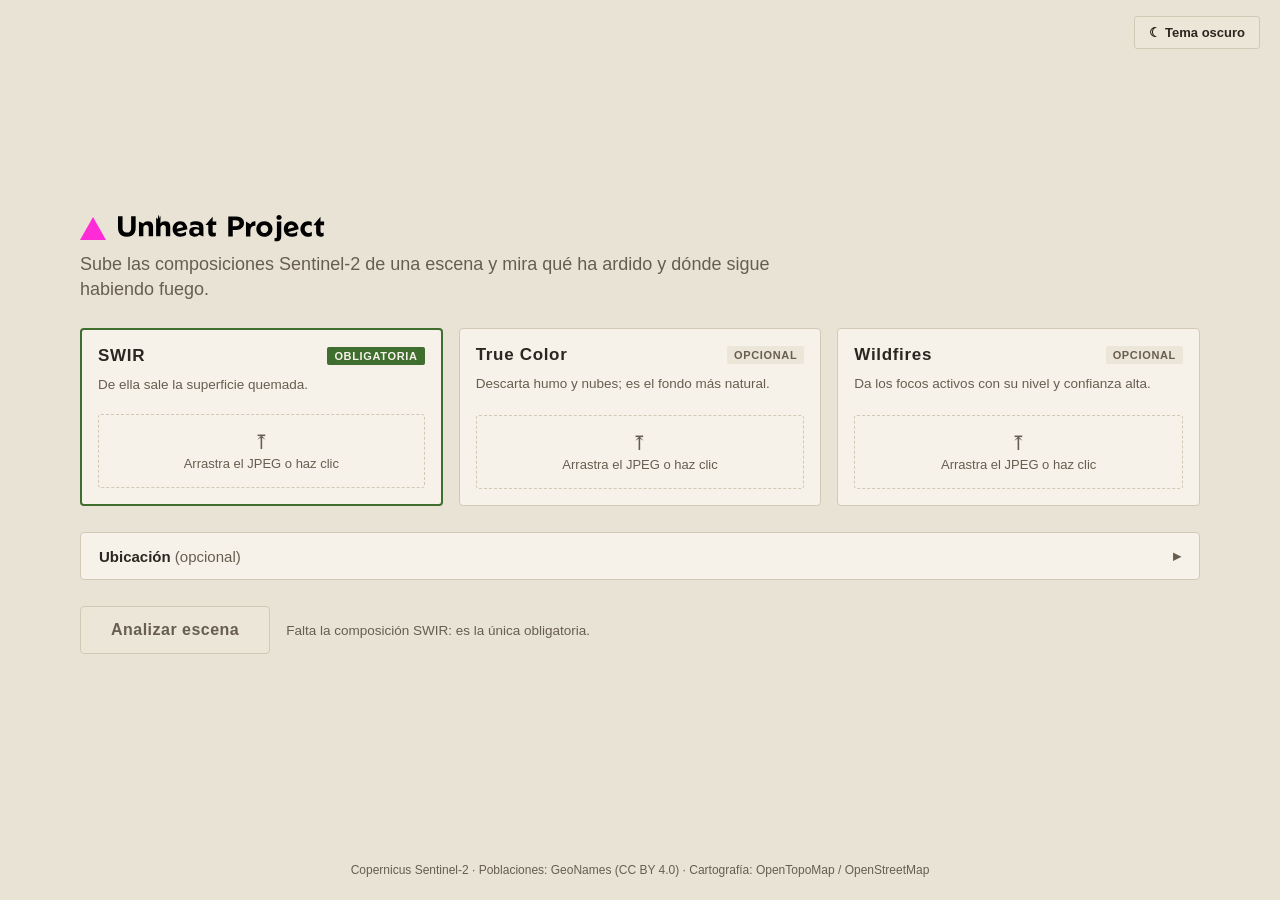
<file: web/index.html>
<!doctype html>
<html lang="es" data-theme="dark">
  <head>
    <meta charset="utf-8" />
    <meta name="viewport" content="width=device-width, initial-scale=1" />
    <title>Unheat Project</title>
    <script>
      // Antes de pintar nada, para no dar un fogonazo del tema equivocado: el tema guardado
      // o, en la primera visita, el del sistema. theme.js lo cambia y lo recuerda.
      (function () {
        var theme = null;
        try {
          theme = localStorage.getItem("uh-theme");
        } catch (e) {}
        if (theme !== "light" && theme !== "dark") {
          theme = matchMedia("(prefers-color-scheme: light)").matches ? "light" : "dark";
        }
        document.documentElement.setAttribute("data-theme", theme);
      })();
    </script>
    <link rel="stylesheet" href="vendor/leaflet/leaflet.css" />
    <link rel="stylesheet" href="css/app.css" />
  </head>
  <body>
    <div id="app">
      <!-- ===== Nueva escena ===== -->
      <main id="screen-new" class="new">
        <div class="new__theme">
          <button type="button" class="btn" data-theme-toggle aria-label="Cambiar tema"></button>
        </div>
        <div class="new__col">
          <header>
            <div class="brand"><span class="brand__mark"></span><span class="brand__name" role="img" aria-label="Unheat Project"></span></div>
            <p class="new__tagline">
              Sube las composiciones Sentinel‑2 de una escena y mira qué ha ardido y dónde sigue habiendo fuego.
            </p>
          </header>

          <form id="scene-form" class="new__form" novalidate>
            <section class="cards" aria-label="Composiciones">
              <div class="card-wrap" data-composite="swir">
                <div class="card card--req" role="button" tabindex="0" aria-describedby="card-swir-desc card-swir-error">
                  <div class="card__head"><span class="card__title">SWIR</span><span class="tag tag--req">Obligatoria</span></div>
                  <div id="card-swir-desc" class="card__desc">De ella sale la superficie quemada.</div>
                  <div class="card__drop"><span class="card__icon" aria-hidden="true">⤒</span><span>Arrastra el JPEG o haz clic</span></div>
                  <div class="card__file" hidden>
                    <img class="card__thumb" alt="" />
                    <div class="card__meta"><span class="card__name"></span><span class="card__size muted"></span></div>
                    <button type="button" class="btn btn--ghost card__remove">Quitar</button>
                  </div>
                </div>
                <input class="card__input" type="file" accept="image/*,.tif,.tiff" tabindex="-1" aria-hidden="true" hidden />
                <div id="card-swir-error" class="field-error" hidden><b aria-hidden="true">✕</b><span></span></div>
              </div>
              <div class="card-wrap" data-composite="true_color">
                <div class="card" role="button" tabindex="0" aria-describedby="card-true_color-desc card-true_color-error">
                  <div class="card__head"><span class="card__title">True Color</span><span class="tag">Opcional</span></div>
                  <div id="card-true_color-desc" class="card__desc">Descarta humo y nubes; es el fondo más natural.</div>
                  <div class="card__drop"><span class="card__icon" aria-hidden="true">⤒</span><span>Arrastra el JPEG o haz clic</span></div>
                  <div class="card__file" hidden>
                    <img class="card__thumb" alt="" />
                    <div class="card__meta"><span class="card__name"></span><span class="card__size muted"></span></div>
                    <button type="button" class="btn btn--ghost card__remove">Quitar</button>
                  </div>
                </div>
                <input class="card__input" type="file" accept="image/*,.tif,.tiff" tabindex="-1" aria-hidden="true" hidden />
                <div id="card-true_color-error" class="field-error" hidden><b aria-hidden="true">✕</b><span></span></div>
              </div>
              <div class="card-wrap" data-composite="wildfires">
                <div class="card" role="button" tabindex="0" aria-describedby="card-wildfires-desc card-wildfires-error">
                  <div class="card__head"><span class="card__title">Wildfires</span><span class="tag">Opcional</span></div>
                  <div id="card-wildfires-desc" class="card__desc">Da los focos activos con su nivel y confianza alta.</div>
                  <div class="card__drop"><span class="card__icon" aria-hidden="true">⤒</span><span>Arrastra el JPEG o haz clic</span></div>
                  <div class="card__file" hidden>
                    <img class="card__thumb" alt="" />
                    <div class="card__meta"><span class="card__name"></span><span class="card__size muted"></span></div>
                    <button type="button" class="btn btn--ghost card__remove">Quitar</button>
                  </div>
                </div>
                <input class="card__input" type="file" accept="image/*,.tif,.tiff" tabindex="-1" aria-hidden="true" hidden />
                <div id="card-wildfires-error" class="field-error" hidden><b aria-hidden="true">✕</b><span></span></div>
              </div>
            </section>

            <section class="loc">
              <button type="button" id="loc-toggle" class="loc__toggle" aria-expanded="false" aria-controls="loc-body">
                <span>Ubicación <span class="muted loc__opt">(opcional)</span></span><span class="muted" aria-hidden="true">▸</span>
              </button>
              <div id="loc-body" class="loc__body" hidden>
                <div class="tabs" role="tablist" aria-label="Cómo aportar la ubicación">
                  <button type="button" id="loc-tab-geotiff" class="tab" role="tab" aria-selected="true" aria-controls="loc-geotiff" data-loc-tab="geotiff">Archivo GeoTIFF</button>
                  <button type="button" id="loc-tab-coords" class="tab" role="tab" aria-selected="false" aria-controls="loc-coords" tabindex="-1" data-loc-tab="coords">Coordenadas</button>
                </div>
                <div id="loc-geotiff" class="loc__tif" role="tabpanel" aria-labelledby="loc-tab-geotiff">
                  <div class="loc__row">
                    <button type="button" id="geotiff-pick" class="btn">Elegir archivo .tif</button>
                    <span id="geotiff-name" class="mono muted loc__file">Ningún archivo seleccionado</span>
                    <button type="button" id="geotiff-remove" class="btn btn--ghost" hidden>Quitar</button>
                    <input id="field-geotiff" name="geotiff" type="file" accept=".tif,.tiff,image/tiff" tabindex="-1" aria-hidden="true" hidden />
                  </div>
                  <div class="muted">El GeoTIFF del Copernicus Browser trae las coordenadas de la escena: se leen solas.</div>
                </div>
                <div id="loc-coords" class="loc__coords" role="tabpanel" aria-labelledby="loc-tab-coords" hidden>
                  <div class="rose">
                    <div></div>
                    <label>Norte (°)<input id="field-north" name="north" type="text" inputmode="decimal" autocomplete="off" spellcheck="false" aria-describedby="coord-error" /></label>
                    <div></div>
                    <label>Oeste (°)<input id="field-west" name="west" type="text" inputmode="decimal" autocomplete="off" spellcheck="false" aria-describedby="coord-error" /></label>
                    <div class="rose__box">escena</div>
                    <label>Este (°)<input id="field-east" name="east" type="text" inputmode="decimal" autocomplete="off" spellcheck="false" aria-describedby="coord-error" /></label>
                    <div></div>
                    <label>Sur (°)<input id="field-south" name="south" type="text" inputmode="decimal" autocomplete="off" spellcheck="false" aria-describedby="coord-error" /></label>
                    <div></div>
                  </div>
                  <div class="loc__help">
                    <div>WGS84, en grados decimales. Los JPEG no traen coordenadas; sin ellas también se puede analizar y situar la escena en el mapa después.</div>
                    <div id="coord-error" class="field-error" hidden><b aria-hidden="true">✕</b><span></span></div>
                  </div>
                </div>
              </div>
            </section>

            <div class="new__go">
              <div id="error" class="server-error" role="alert" hidden><b aria-hidden="true">✕</b><span></span></div>
              <div class="go">
                <button type="submit" id="analyse-button" class="btn btn--primary" disabled>Analizar escena</button>
                <span id="analyse-hint" class="muted">Falta la composición SWIR: es la única obligatoria.</span>
              </div>
            </div>
          </form>
        </div>
        <footer class="new__foot">
          Copernicus Sentinel‑2 · Poblaciones: GeoNames (CC BY 4.0) · Cartografía: OpenTopoMap / OpenStreetMap
        </footer>
      </main>

      <!-- ===== Análisis en curso ===== -->
      <main id="screen-load" class="load" role="status" hidden>
        <div class="brand"><span class="brand__mark"></span><span class="brand__name" role="img" aria-label="Unheat Project"></span></div>
        <div class="load__box">
          <div class="load__title">
            <span id="progress-text"></span>
            <span id="progress-percent" class="mono"></span>
          </div>
          <div class="bar"><div id="progress-bar" class="bar__fill"></div></div>
          <div id="progress-note" class="muted" hidden>Puede tardar en imágenes grandes.</div>
        </div>
      </main>

      <!-- ===== Espacio de trabajo ===== -->
      <div id="screen-work" class="workspace" hidden>
        <header class="top">
          <div class="brand brand--sm"><span class="brand__mark"></span><span class="brand__name" role="img" aria-label="Unheat Project"></span></div>
          <div id="scene-chips" class="chips" aria-label="Escena"></div>
          <button type="button" class="btn" data-theme-toggle aria-label="Cambiar tema"></button>
          <button type="button" id="new-scene" class="btn btn--outline">Nueva escena</button>
        </header>

        <div class="work">
          <div class="map">
            <div id="map" role="application" aria-label="Escena con las capas del análisis"></div>

            <div id="map-empty" class="map__empty" role="status" hidden>Mapa limpio: no se ha detectado superficie quemada.</div>

            <section id="fit-panel" class="fit-panel" aria-labelledby="fit-title" hidden>
              <h2 id="fit-title">MODO ENCAJE</h2>
              <p>
                Arrastra el punto central para mover la imagen y las esquinas para cambiar su tamaño sin deformarla, hasta que ríos y carreteras coincidan con el mapa. El zoom amplía el relieve, pero mantiene el tamaño de la imagen.
              </p>
              <label for="fit-opacity">
                <span>Opacidad de la imagen SWIR <b id="fit-opacity-value" class="mono fit-panel__value">60 %</b></span>
                <input id="fit-opacity" type="range" min="10" max="100" value="60" />
              </label>
              <div class="fit-panel__btns">
                <button type="button" id="fit-done" class="btn btn--primary">Listo</button>
                <button type="button" id="fit-cancel" class="btn">Cancelar</button>
              </div>
            </section>

            <button type="button" id="layers-open" class="float-btn" aria-controls="layers-panel" hidden>≋ Fondo y capas</button>
            <section id="layers-panel" class="float" aria-labelledby="layers-title">
              <div class="float__head">
                <span id="layers-title">Fondo y capas</span>
                <button type="button" id="layers-close" class="float__close" aria-label="Cerrar Fondo y capas">✕</button>
              </div>
              <div class="float__body">
                <div>
                  <span id="background-label" class="float__label">Fondo</span>
                  <div id="background-controls" class="seg" role="radiogroup" aria-labelledby="background-label"></div>
                </div>
                <div>
                  <span class="float__label">Capas</span>
                  <div id="layer-controls"></div>
                </div>
              </div>
            </section>

            <p id="status" class="sr-only" aria-live="polite"></p>
          </div>

          <aside id="results" class="side" aria-label="Resultados">
            <div id="result-tabs" class="side__tabs" role="tablist" aria-label="Resultados">
              <button type="button" id="tab-summary" role="tab" aria-selected="true" aria-controls="panel-summary" data-tab="summary">Resumen <small></small></button>
              <button type="button" id="tab-zones" role="tab" aria-selected="false" aria-controls="panel-zones" tabindex="-1" data-tab="zones">Zonas <small></small></button>
              <button type="button" id="tab-settlements" role="tab" aria-selected="false" aria-controls="panel-settlements" tabindex="-1" data-tab="settlements">Poblaciones <small></small></button>
            </div>
            <div class="side__body">
              <div id="work-error" class="server-error" role="alert" hidden></div>
              <section id="panel-summary" role="tabpanel" aria-labelledby="tab-summary"></section>
              <section id="panel-zones" role="tabpanel" aria-labelledby="tab-zones" hidden></section>
              <section id="panel-settlements" role="tabpanel" aria-labelledby="tab-settlements" hidden></section>
            </div>
          </aside>
        </div>
      </div>
    </div>

    <script src="vendor/leaflet/leaflet.js"></script>
    <script type="module" src="js/main.js"></script>
  </body>
</html>
</file>
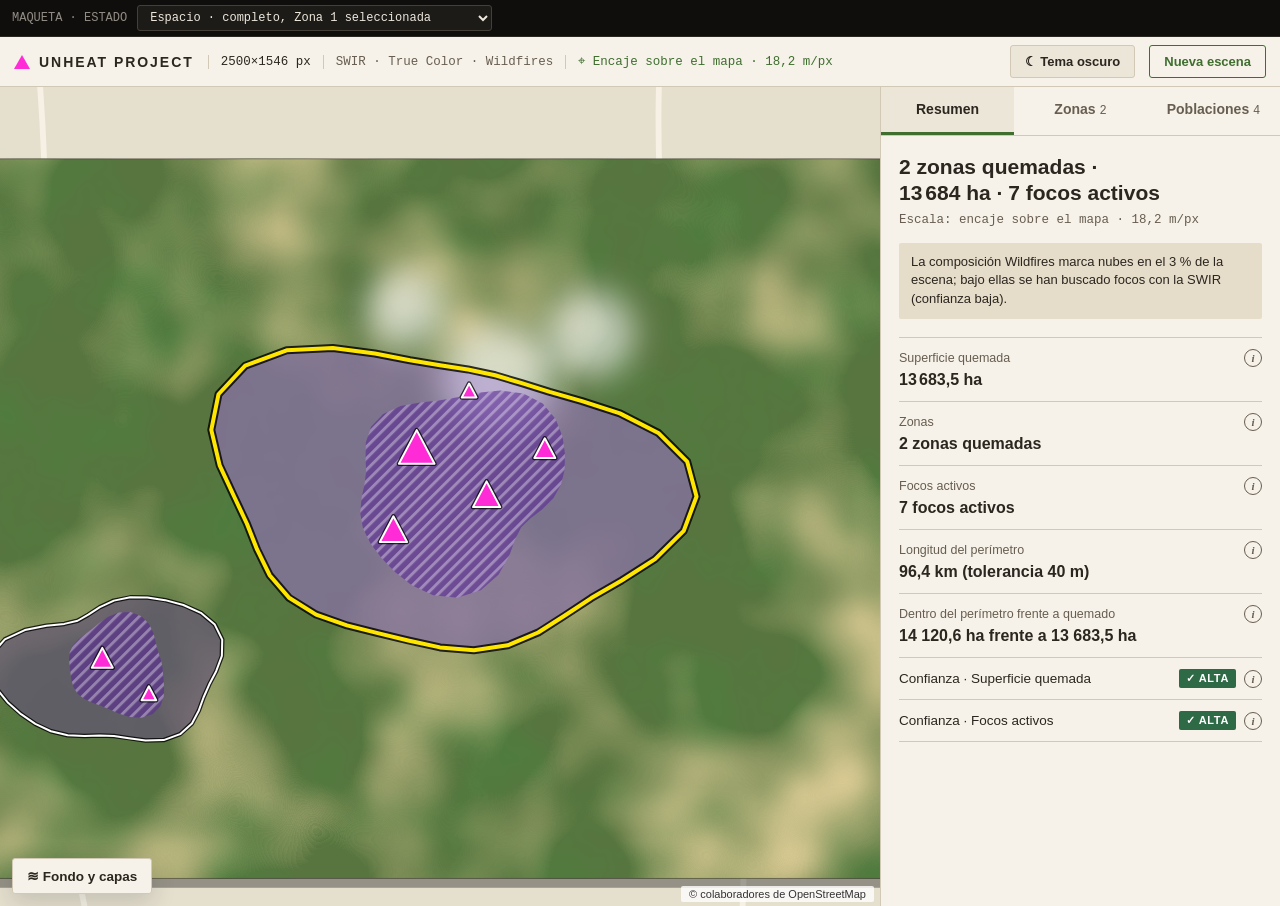
<file: docs/design/index.html>
<!DOCTYPE html>
<html lang="es" data-theme="dark">
<head>
<meta charset="utf-8">
<meta name="viewport" content="width=device-width, initial-scale=1">
<title>Unheat Project</title>
<link rel="stylesheet" href="styles.css">
</head>
<body>
<div class="demo-bar">
  <span>MAQUETA · ESTADO</span>
  <select id="mock" aria-label="Estado de la maqueta"></select>
</div>
<div id="app"></div>
<div id="tip" class="map-tip" hidden></div>
<script src="app.js"></script>
</body>
</html>
</file>
<file: web/vendor/leaflet/leaflet.css>
/* required styles */

.leaflet-pane,
.leaflet-tile,
.leaflet-marker-icon,
.leaflet-marker-shadow,
.leaflet-tile-container,
.leaflet-pane > svg,
.leaflet-pane > canvas,
.leaflet-zoom-box,
.leaflet-image-layer,
.leaflet-layer {
	position: absolute;
	left: 0;
	top: 0;
	}
.leaflet-container {
	overflow: hidden;
	}
.leaflet-tile,
.leaflet-marker-icon,
.leaflet-marker-shadow {
	-webkit-user-select: none;
	   -moz-user-select: none;
	        user-select: none;
	  -webkit-user-drag: none;
	}
/* Prevents IE11 from highlighting tiles in blue */
.leaflet-tile::selection {
	background: transparent;
}
/* Safari renders non-retina tile on retina better with this, but Chrome is worse */
.leaflet-safari .leaflet-tile {
	image-rendering: -webkit-optimize-contrast;
	}
/* hack that prevents hw layers "stretching" when loading new tiles */
.leaflet-safari .leaflet-tile-container {
	width: 1600px;
	height: 1600px;
	-webkit-transform-origin: 0 0;
	}
.leaflet-marker-icon,
.leaflet-marker-shadow {
	display: block;
	}
/* .leaflet-container svg: reset svg max-width decleration shipped in Joomla! (joomla.org) 3.x */
/* .leaflet-container img: map is broken in FF if you have max-width: 100% on tiles */
.leaflet-container .leaflet-overlay-pane svg {
	max-width: none !important;
	max-height: none !important;
	}
.leaflet-container .leaflet-marker-pane img,
.leaflet-container .leaflet-shadow-pane img,
.leaflet-container .leaflet-tile-pane img,
.leaflet-container img.leaflet-image-layer,
.leaflet-container .leaflet-tile {
	max-width: none !important;
	max-height: none !important;
	width: auto;
	padding: 0;
	}

.leaflet-container img.leaflet-tile {
	/* See: https://bugs.chromium.org/p/chromium/issues/detail?id=600120 */
	mix-blend-mode: plus-lighter;
}

.leaflet-container.leaflet-touch-zoom {
	-ms-touch-action: pan-x pan-y;
	touch-action: pan-x pan-y;
	}
.leaflet-container.leaflet-touch-drag {
	-ms-touch-action: pinch-zoom;
	/* Fallback for FF which doesn't support pinch-zoom */
	touch-action: none;
	touch-action: pinch-zoom;
}
.leaflet-container.leaflet-touch-drag.leaflet-touch-zoom {
	-ms-touch-action: none;
	touch-action: none;
}
.leaflet-container {
	-webkit-tap-highlight-color: transparent;
}
.leaflet-container a {
	-webkit-tap-highlight-color: rgba(51, 181, 229, 0.4);
}
.leaflet-tile {
	filter: inherit;
	visibility: hidden;
	}
.leaflet-tile-loaded {
	visibility: inherit;
	}
.leaflet-zoom-box {
	width: 0;
	height: 0;
	-moz-box-sizing: border-box;
	     box-sizing: border-box;
	z-index: 800;
	}
/* workaround for https://bugzilla.mozilla.org/show_bug.cgi?id=888319 */
.leaflet-overlay-pane svg {
	-moz-user-select: none;
	}

.leaflet-pane         { z-index: 400; }

.leaflet-tile-pane    { z-index: 200; }
.leaflet-overlay-pane { z-index: 400; }
.leaflet-shadow-pane  { z-index: 500; }
.leaflet-marker-pane  { z-index: 600; }
.leaflet-tooltip-pane   { z-index: 650; }
.leaflet-popup-pane   { z-index: 700; }

.leaflet-map-pane canvas { z-index: 100; }
.leaflet-map-pane svg    { z-index: 200; }

.leaflet-vml-shape {
	width: 1px;
	height: 1px;
	}
.lvml {
	behavior: url(#default#VML);
	display: inline-block;
	position: absolute;
	}


/* control positioning */

.leaflet-control {
	position: relative;
	z-index: 800;
	pointer-events: visiblePainted; /* IE 9-10 doesn't have auto */
	pointer-events: auto;
	}
.leaflet-top,
.leaflet-bottom {
	position: absolute;
	z-index: 1000;
	pointer-events: none;
	}
.leaflet-top {
	top: 0;
	}
.leaflet-right {
	right: 0;
	}
.leaflet-bottom {
	bottom: 0;
	}
.leaflet-left {
	left: 0;
	}
.leaflet-control {
	float: left;
	clear: both;
	}
.leaflet-right .leaflet-control {
	float: right;
	}
.leaflet-top .leaflet-control {
	margin-top: 10px;
	}
.leaflet-bottom .leaflet-control {
	margin-bottom: 10px;
	}
.leaflet-left .leaflet-control {
	margin-left: 10px;
	}
.leaflet-right .leaflet-control {
	margin-right: 10px;
	}


/* zoom and fade animations */

.leaflet-fade-anim .leaflet-popup {
	opacity: 0;
	-webkit-transition: opacity 0.2s linear;
	   -moz-transition: opacity 0.2s linear;
	        transition: opacity 0.2s linear;
	}
.leaflet-fade-anim .leaflet-map-pane .leaflet-popup {
	opacity: 1;
	}
.leaflet-zoom-animated {
	-webkit-transform-origin: 0 0;
	    -ms-transform-origin: 0 0;
	        transform-origin: 0 0;
	}
svg.leaflet-zoom-animated {
	will-change: transform;
}

.leaflet-zoom-anim .leaflet-zoom-animated {
	-webkit-transition: -webkit-transform 0.25s cubic-bezier(0,0,0.25,1);
	   -moz-transition:    -moz-transform 0.25s cubic-bezier(0,0,0.25,1);
	        transition:         transform 0.25s cubic-bezier(0,0,0.25,1);
	}
.leaflet-zoom-anim .leaflet-tile,
.leaflet-pan-anim .leaflet-tile {
	-webkit-transition: none;
	   -moz-transition: none;
	        transition: none;
	}

.leaflet-zoom-anim .leaflet-zoom-hide {
	visibility: hidden;
	}


/* cursors */

.leaflet-interactive {
	cursor: pointer;
	}
.leaflet-grab {
	cursor: -webkit-grab;
	cursor:    -moz-grab;
	cursor:         grab;
	}
.leaflet-crosshair,
.leaflet-crosshair .leaflet-interactive {
	cursor: crosshair;
	}
.leaflet-popup-pane,
.leaflet-control {
	cursor: auto;
	}
.leaflet-dragging .leaflet-grab,
.leaflet-dragging .leaflet-grab .leaflet-interactive,
.leaflet-dragging .leaflet-marker-draggable {
	cursor: move;
	cursor: -webkit-grabbing;
	cursor:    -moz-grabbing;
	cursor:         grabbing;
	}

/* marker & overlays interactivity */
.leaflet-marker-icon,
.leaflet-marker-shadow,
.leaflet-image-layer,
.leaflet-pane > svg path,
.leaflet-tile-container {
	pointer-events: none;
	}

.leaflet-marker-icon.leaflet-interactive,
.leaflet-image-layer.leaflet-interactive,
.leaflet-pane > svg path.leaflet-interactive,
svg.leaflet-image-layer.leaflet-interactive path {
	pointer-events: visiblePainted; /* IE 9-10 doesn't have auto */
	pointer-events: auto;
	}

/* visual tweaks */

.leaflet-container {
	background: #ddd;
	outline-offset: 1px;
	}
.leaflet-container a {
	color: #0078A8;
	}
.leaflet-zoom-box {
	border: 2px dotted #38f;
	background: rgba(255,255,255,0.5);
	}


/* general typography */
.leaflet-container {
	font-family: "Helvetica Neue", Arial, Helvetica, sans-serif;
	font-size: 12px;
	font-size: 0.75rem;
	line-height: 1.5;
	}


/* general toolbar styles */

.leaflet-bar {
	box-shadow: 0 1px 5px rgba(0,0,0,0.65);
	border-radius: 4px;
	}
.leaflet-bar a {
	background-color: #fff;
	border-bottom: 1px solid #ccc;
	width: 26px;
	height: 26px;
	line-height: 26px;
	display: block;
	text-align: center;
	text-decoration: none;
	color: black;
	}
.leaflet-bar a,
.leaflet-control-layers-toggle {
	background-position: 50% 50%;
	background-repeat: no-repeat;
	display: block;
	}
.leaflet-bar a:hover,
.leaflet-bar a:focus {
	background-color: #f4f4f4;
	}
.leaflet-bar a:first-child {
	border-top-left-radius: 4px;
	border-top-right-radius: 4px;
	}
.leaflet-bar a:last-child {
	border-bottom-left-radius: 4px;
	border-bottom-right-radius: 4px;
	border-bottom: none;
	}
.leaflet-bar a.leaflet-disabled {
	cursor: default;
	background-color: #f4f4f4;
	color: #bbb;
	}

.leaflet-touch .leaflet-bar a {
	width: 30px;
	height: 30px;
	line-height: 30px;
	}
.leaflet-touch .leaflet-bar a:first-child {
	border-top-left-radius: 2px;
	border-top-right-radius: 2px;
	}
.leaflet-touch .leaflet-bar a:last-child {
	border-bottom-left-radius: 2px;
	border-bottom-right-radius: 2px;
	}

/* zoom control */

.leaflet-control-zoom-in,
.leaflet-control-zoom-out {
	font: bold 18px 'Lucida Console', Monaco, monospace;
	text-indent: 1px;
	}

.leaflet-touch .leaflet-control-zoom-in, .leaflet-touch .leaflet-control-zoom-out  {
	font-size: 22px;
	}


/* layers control */

.leaflet-control-layers {
	box-shadow: 0 1px 5px rgba(0,0,0,0.4);
	background: #fff;
	border-radius: 5px;
	}
.leaflet-control-layers-toggle {
	background-image: url(images/layers.png);
	width: 36px;
	height: 36px;
	}
.leaflet-retina .leaflet-control-layers-toggle {
	background-image: url(images/layers-2x.png);
	background-size: 26px 26px;
	}
.leaflet-touch .leaflet-control-layers-toggle {
	width: 44px;
	height: 44px;
	}
.leaflet-control-layers .leaflet-control-layers-list,
.leaflet-control-layers-expanded .leaflet-control-layers-toggle {
	display: none;
	}
.leaflet-control-layers-expanded .leaflet-control-layers-list {
	display: block;
	position: relative;
	}
.leaflet-control-layers-expanded {
	padding: 6px 10px 6px 6px;
	color: #333;
	background: #fff;
	}
.leaflet-control-layers-scrollbar {
	overflow-y: scroll;
	overflow-x: hidden;
	padding-right: 5px;
	}
.leaflet-control-layers-selector {
	margin-top: 2px;
	position: relative;
	top: 1px;
	}
.leaflet-control-layers label {
	display: block;
	font-size: 13px;
	font-size: 1.08333em;
	}
.leaflet-control-layers-separator {
	height: 0;
	border-top: 1px solid #ddd;
	margin: 5px -10px 5px -6px;
	}

/* Default icon URLs */
.leaflet-default-icon-path { /* used only in path-guessing heuristic, see L.Icon.Default */
	background-image: url(images/marker-icon.png);
	}


/* attribution and scale controls */

.leaflet-container .leaflet-control-attribution {
	background: #fff;
	background: rgba(255, 255, 255, 0.8);
	margin: 0;
	}
.leaflet-control-attribution,
.leaflet-control-scale-line {
	padding: 0 5px;
	color: #333;
	line-height: 1.4;
	}
.leaflet-control-attribution a {
	text-decoration: none;
	}
.leaflet-control-attribution a:hover,
.leaflet-control-attribution a:focus {
	text-decoration: underline;
	}
.leaflet-attribution-flag {
	display: inline !important;
	vertical-align: baseline !important;
	width: 1em;
	height: 0.6669em;
	}
.leaflet-left .leaflet-control-scale {
	margin-left: 5px;
	}
.leaflet-bottom .leaflet-control-scale {
	margin-bottom: 5px;
	}
.leaflet-control-scale-line {
	border: 2px solid #777;
	border-top: none;
	line-height: 1.1;
	padding: 2px 5px 1px;
	white-space: nowrap;
	-moz-box-sizing: border-box;
	     box-sizing: border-box;
	background: rgba(255, 255, 255, 0.8);
	text-shadow: 1px 1px #fff;
	}
.leaflet-control-scale-line:not(:first-child) {
	border-top: 2px solid #777;
	border-bottom: none;
	margin-top: -2px;
	}
.leaflet-control-scale-line:not(:first-child):not(:last-child) {
	border-bottom: 2px solid #777;
	}

.leaflet-touch .leaflet-control-attribution,
.leaflet-touch .leaflet-control-layers,
.leaflet-touch .leaflet-bar {
	box-shadow: none;
	}
.leaflet-touch .leaflet-control-layers,
.leaflet-touch .leaflet-bar {
	border: 2px solid rgba(0,0,0,0.2);
	background-clip: padding-box;
	}


/* popup */

.leaflet-popup {
	position: absolute;
	text-align: center;
	margin-bottom: 20px;
	}
.leaflet-popup-content-wrapper {
	padding: 1px;
	text-align: left;
	border-radius: 12px;
	}
.leaflet-popup-content {
	margin: 13px 24px 13px 20px;
	line-height: 1.3;
	font-size: 13px;
	font-size: 1.08333em;
	min-height: 1px;
	}
.leaflet-popup-content p {
	margin: 17px 0;
	margin: 1.3em 0;
	}
.leaflet-popup-tip-container {
	width: 40px;
	height: 20px;
	position: absolute;
	left: 50%;
	margin-top: -1px;
	margin-left: -20px;
	overflow: hidden;
	pointer-events: none;
	}
.leaflet-popup-tip {
	width: 17px;
	height: 17px;
	padding: 1px;

	margin: -10px auto 0;
	pointer-events: auto;

	-webkit-transform: rotate(45deg);
	   -moz-transform: rotate(45deg);
	    -ms-transform: rotate(45deg);
	        transform: rotate(45deg);
	}
.leaflet-popup-content-wrapper,
.leaflet-popup-tip {
	background: white;
	color: #333;
	box-shadow: 0 3px 14px rgba(0,0,0,0.4);
	}
.leaflet-container a.leaflet-popup-close-button {
	position: absolute;
	top: 0;
	right: 0;
	border: none;
	text-align: center;
	width: 24px;
	height: 24px;
	font: 16px/24px Tahoma, Verdana, sans-serif;
	color: #757575;
	text-decoration: none;
	background: transparent;
	}
.leaflet-container a.leaflet-popup-close-button:hover,
.leaflet-container a.leaflet-popup-close-button:focus {
	color: #585858;
	}
.leaflet-popup-scrolled {
	overflow: auto;
	}

.leaflet-oldie .leaflet-popup-content-wrapper {
	-ms-zoom: 1;
	}
.leaflet-oldie .leaflet-popup-tip {
	width: 24px;
	margin: 0 auto;

	-ms-filter: "progid:DXImageTransform.Microsoft.Matrix(M11=0.70710678, M12=0.70710678, M21=-0.70710678, M22=0.70710678)";
	filter: progid:DXImageTransform.Microsoft.Matrix(M11=0.70710678, M12=0.70710678, M21=-0.70710678, M22=0.70710678);
	}

.leaflet-oldie .leaflet-control-zoom,
.leaflet-oldie .leaflet-control-layers,
.leaflet-oldie .leaflet-popup-content-wrapper,
.leaflet-oldie .leaflet-popup-tip {
	border: 1px solid #999;
	}


/* div icon */

.leaflet-div-icon {
	background: #fff;
	border: 1px solid #666;
	}


/* Tooltip */
/* Base styles for the element that has a tooltip */
.leaflet-tooltip {
	position: absolute;
	padding: 6px;
	background-color: #fff;
	border: 1px solid #fff;
	border-radius: 3px;
	color: #222;
	white-space: nowrap;
	-webkit-user-select: none;
	-moz-user-select: none;
	-ms-user-select: none;
	user-select: none;
	pointer-events: none;
	box-shadow: 0 1px 3px rgba(0,0,0,0.4);
	}
.leaflet-tooltip.leaflet-interactive {
	cursor: pointer;
	pointer-events: auto;
	}
.leaflet-tooltip-top:before,
.leaflet-tooltip-bottom:before,
.leaflet-tooltip-left:before,
.leaflet-tooltip-right:before {
	position: absolute;
	pointer-events: none;
	border: 6px solid transparent;
	background: transparent;
	content: "";
	}

/* Directions */

.leaflet-tooltip-bottom {
	margin-top: 6px;
}
.leaflet-tooltip-top {
	margin-top: -6px;
}
.leaflet-tooltip-bottom:before,
.leaflet-tooltip-top:before {
	left: 50%;
	margin-left: -6px;
	}
.leaflet-tooltip-top:before {
	bottom: 0;
	margin-bottom: -12px;
	border-top-color: #fff;
	}
.leaflet-tooltip-bottom:before {
	top: 0;
	margin-top: -12px;
	margin-left: -6px;
	border-bottom-color: #fff;
	}
.leaflet-tooltip-left {
	margin-left: -6px;
}
.leaflet-tooltip-right {
	margin-left: 6px;
}
.leaflet-tooltip-left:before,
.leaflet-tooltip-right:before {
	top: 50%;
	margin-top: -6px;
	}
.leaflet-tooltip-left:before {
	right: 0;
	margin-right: -12px;
	border-left-color: #fff;
	}
.leaflet-tooltip-right:before {
	left: 0;
	margin-left: -12px;
	border-right-color: #fff;
	}

/* Printing */

@media print {
	/* Prevent printers from removing background-images of controls. */
	.leaflet-control {
		-webkit-print-color-adjust: exact;
		print-color-adjust: exact;
		}
	}
</file>
<file: web/css/app.css>
/* Unheat Project · hoja de estilos (docs/design/styles.css, sin la barra de maqueta ni la
   especificación). Sin frameworks. Tokens en :root; tema claro con [data-theme="light"]. */
:root, [data-theme="dark"] {
  --bg:#1d1b18; --panel:#282521; --panel2:#312d28; --line:#443f38;
  --tx:#ede7dc; --mu:#b3a999;
  --ac:#9ccb8a; --acink:#13200e;
  --warn:#e3ac5e; --ok:#93cb9d; --dg:#ec8670;
  --dgi:#2b130c; --warni:#2a1a05; --oki:#0f2415;
  --nogeo:#24211e; --grid:#302c27; --basemap:#3b3832; --water:#425b60; --road:#6d675b; --road2:#59554b;
  --tip:#efe9de; --tipx:#26231f;
  --shadow:0 8px 28px rgba(0,0,0,.4);
}
[data-theme="light"] {
  --bg:#e9e3d6; --panel:#f6f2e9; --panel2:#ece6d8; --line:#d2c8b6;
  --tx:#2b261f; --mu:#675d50;
  --ac:#3f6e2f; --acink:#f6f2e9;
  --warn:#8a5712; --ok:#2e6a45; --dg:#a63f2a;
  --dgi:#fff; --warni:#fff; --oki:#fff;
  --nogeo:#ddd6c6; --grid:#cec5b3; --basemap:#e5dfce; --water:#b3cbcd; --road:#f6f1e4; --road2:#e9d8a6;
  --tip:#2c2721; --tipx:#f4efe4;
  --shadow:0 8px 24px rgba(20,30,40,.16);
}
:root {
  /* tipografía */
  --f:"Segoe UI","Helvetica Neue",Helvetica,Arial,sans-serif;
  --m:ui-monospace,"SF Mono",Consolas,monospace;
  /* radios y espaciado */
  --r1:2px; --r2:3px; --r3:4px;
  --s1:4px; --s2:8px; --s3:12px; --s4:16px; --s5:24px; --s6:32px;
  /* capas del mapa (iguales en ambos temas): los colores que pintan de verdad el motor
     (layers.py) y el visor (viewer.js), para que las muestras de leyenda digan la verdad */
  --burn-a:#e69f00; --burn-m:#882255;
  --perim:#22c7e0;
  --foc:#ff2bd6; /* la marca */
}
* { box-sizing:border-box; }
html, body { margin:0; height:100%; }
body { background:var(--bg); color:var(--tx); font:14px var(--f); overflow:hidden; }
a { color:var(--ac); } a:hover { color:var(--tx); }
button, select, input { font-family:inherit; color:inherit; }
button { cursor:pointer; }
button:focus-visible, [tabindex]:focus-visible, select:focus-visible, input:focus-visible { outline:2px solid var(--ac); outline-offset:2px; }
.sr-only { position:absolute; width:1px; height:1px; overflow:hidden; clip:rect(0 0 0 0); }
.mono { font-family:var(--m); }
.muted { color:var(--mu); }
.num { font-variant-numeric:tabular-nums; }


/* botones */
.btn { padding:8px 14px; border-radius:var(--r2); border:1px solid var(--line); background:var(--panel2); color:var(--tx); font:600 13px var(--f); white-space:nowrap; }
.btn--primary { background:var(--ac); color:var(--acink); border-color:var(--ac); font-weight:700; }
.btn--outline { background:transparent; border-color:var(--ac); color:var(--ac); font-weight:700; }
.btn--ghost { background:transparent; }
.btn[disabled] { background:var(--panel2); color:var(--mu); border-color:var(--line); cursor:not-allowed; }

/* marca */
.brand { display:flex; align-items:center; gap:12px; }
.brand__mark { width:0; height:0; border-left:13px solid transparent; border-right:13px solid transparent; border-bottom:23px solid var(--foc); }
/* El nombre es el logotipo de `web/assets/`: blanco sobre el tema oscuro y negro sobre el
   claro. Va de fondo de un hueco con la proporción del SVG, y lo nombra su `aria-label`. */
.brand__name { flex:none; width:207px; height:27px; background:center/contain no-repeat url("../assets/title_white.svg"); }
[data-theme="light"] .brand__name { background-image:url("../assets/title_black.svg"); }
.brand--sm { gap:9px; } .brand--sm .brand__mark { border-left-width:8px; border-right-width:8px; border-bottom-width:14px; } .brand--sm .brand__name { width:115px; height:15px; }

/* etiquetas de estado */
.tag { display:inline-block; font:700 11px var(--f); letter-spacing:.06em; text-transform:uppercase; padding:3px 7px; border-radius:var(--r1); white-space:nowrap; background:var(--panel2); color:var(--mu); }
.tag--alta { background:var(--dg); color:var(--dgi); }
.tag--media, .tag--baja { background:var(--warn); color:var(--warni); }
.tag--vigilancia, .tag--req { background:var(--ac); color:var(--acink); }
.tag--ok { background:var(--ok); color:var(--oki); }

/* ⓘ */
.info { display:inline-flex; }
.info__btn { flex:none; width:18px; height:18px; padding:0; border-radius:50%; border:1px solid var(--mu); background:transparent; color:var(--mu); font:italic 700 11px serif; cursor:help; }
.info__tip { display:none; position:absolute; z-index:30; left:0; right:0; top:calc(100% + 2px); padding:10px 12px; border-radius:var(--r2); background:var(--tip); color:var(--tipx); font-size:12.5px; line-height:1.45; box-shadow:var(--shadow); font-weight:400; text-transform:none; letter-spacing:0; }
.info:hover .info__tip, .info:focus-within .info__tip { display:block; }

/* ===== Nueva escena ===== */
.new { flex:1; overflow:auto; display:flex; flex-direction:column; align-items:center; padding:36px 32px 20px; position:relative; }
.new__theme { position:absolute; top:16px; right:20px; }
.new__col { width:100%; max-width:1120px; display:flex; flex-direction:column; gap:26px; margin:auto 0; }
.new__tagline { font-size:18px; color:var(--mu); max-width:720px; line-height:1.4; text-wrap:pretty; margin:10px 0 0; }
.cards { display:grid; grid-template-columns:repeat(3,minmax(0,1fr)); gap:16px; }
.card-wrap { display:flex; flex-direction:column; gap:10px; }
.card { min-height:178px; display:flex; flex-direction:column; gap:10px; padding:16px; border-radius:var(--r3); background:var(--panel); border:1.5px solid var(--line); cursor:pointer; }
.card:hover, .card.is-drag { border-color:var(--ac); border-style:dashed; }
.card--req { border:2px solid var(--ac); }
.card--err { border-color:var(--dg); }
.card__head { display:flex; justify-content:space-between; align-items:center; gap:8px; }
.card__title { font:700 17px var(--f); letter-spacing:.04em; }
.card__desc { color:var(--mu); font-size:13.5px; line-height:1.4; }
.card__drop { margin-top:auto; height:74px; display:flex; flex-direction:column; align-items:center; justify-content:center; gap:4px; border:1.5px dashed var(--line); border-radius:var(--r2); color:var(--mu); font-size:13px; }
.card__file { margin-top:auto; display:flex; gap:12px; align-items:center; }
.card__thumb { width:64px; height:48px; flex:none; border-radius:var(--r2); border:1px solid var(--line); }
.card__meta { display:flex; flex-direction:column; gap:4px; min-width:0; flex:1; font:12px var(--m); }
.card__meta span:first-child { overflow:hidden; text-overflow:ellipsis; white-space:nowrap; }
.field-error { color:var(--dg); font-size:13px; display:flex; gap:6px; }
.loc { border:1px solid var(--line); border-radius:var(--r3); background:var(--panel); }
.loc__toggle { width:100%; display:flex; align-items:center; justify-content:space-between; padding:14px 18px; background:transparent; border:0; font:600 15px var(--f); text-align:left; }
.loc__body { padding:0 18px 18px; display:flex; flex-direction:column; gap:14px; }
.tabs { display:flex; gap:4px; border-bottom:1px solid var(--line); }
.tab { padding:9px 16px; background:transparent; border:0; border-bottom:3px solid transparent; color:var(--mu); font:600 14px var(--f); margin-bottom:-1px; }
.tab[aria-selected="true"] { border-bottom-color:var(--ac); color:var(--tx); }
.loc__tif { display:flex; flex-direction:column; gap:10px; }
.loc__row { display:flex; align-items:center; gap:12px; }
.rose { display:grid; grid-template-columns:130px 150px 130px; grid-template-rows:auto 84px auto; gap:8px; align-items:center; justify-items:center; }
.rose label { display:flex; flex-direction:column; gap:3px; font-size:12px; color:var(--mu); }
.rose input { width:100%; padding:8px 10px; border-radius:var(--r2); border:1px solid var(--line); background:var(--panel2); font:14px var(--m); }
.rose input.is-bad { border-color:var(--dg); }
.rose__box { width:100%; height:100%; border:2px dashed var(--ac); border-radius:var(--r2); display:flex; align-items:center; justify-content:center; font:11px var(--m); color:var(--mu); }
.loc__coords { display:flex; gap:28px; align-items:center; flex-wrap:wrap; }
.loc__help { flex:1; min-width:260px; display:flex; flex-direction:column; gap:10px; color:var(--mu); font-size:13.5px; line-height:1.45; }
.server-error { width:100%; border:1px solid var(--dg); background:color-mix(in oklab,var(--dg) 12%,transparent); border-radius:var(--r3); padding:12px 16px; display:flex; gap:10px; }
.go { display:flex; align-items:center; gap:16px; }
.go .btn { padding:14px 30px; font-size:16px; letter-spacing:.03em; border-radius:var(--r3); }
.new__foot { margin-top:28px; font-size:12px; color:var(--mu); text-align:center; line-height:1.6; }

/* ===== Análisis ===== */
.load { flex:1; display:flex; flex-direction:column; align-items:center; justify-content:center; gap:26px; }
.load__box { width:460px; display:flex; flex-direction:column; gap:12px; }
.load__title { display:flex; justify-content:space-between; font-size:17px; font-weight:600; }
.bar { height:8px; border-radius:var(--r2); background:var(--panel2); border:1px solid var(--line); overflow:hidden; position:relative; }
.bar__fill { height:100%; background:var(--ac); transition:width .12s linear; }
.bar__slide { position:absolute; top:0; bottom:0; width:30%; background:var(--ac); animation:uhslide 1.4s ease-in-out infinite; }
@keyframes uhslide { 0% { transform:translateX(-100%); } 100% { transform:translateX(350%); } }

/* ===== Espacio de trabajo ===== */
.top { flex:none; min-height:50px; display:flex; flex-wrap:wrap; align-items:center; gap:6px 14px; padding:0 14px; background:var(--panel); border-bottom:1px solid var(--line); }
.chips { display:flex; flex-wrap:wrap; gap:4px 0; align-items:center; flex:1 1 360px; min-width:0; padding:6px 0; }
.chip { white-space:nowrap; font:12.5px var(--m); padding:0 12px; border-left:1px solid var(--line); color:var(--mu); }
.chip--tx { color:var(--tx); } .chip--ac { color:var(--ac); } .chip--warn { color:var(--warn); }
.work { flex:1; display:flex; min-height:0; }
.map { flex:1; min-width:0; position:relative; overflow:hidden; background:var(--nogeo); }
.map__attr { position:absolute; right:6px; bottom:4px; font-size:11px; background:rgba(255,255,255,.8); color:#333; padding:2px 8px; border-radius:var(--r1); }
.map__note { position:absolute; left:50%; bottom:6px; transform:translateX(-50%); font:11px var(--m); color:var(--mu); }
.map__empty { position:absolute; left:50%; top:18px; transform:translateX(-50%); padding:8px 16px; border-radius:var(--r2); background:var(--panel); border:1px solid var(--line); font-size:13.5px; color:var(--mu); }
.map-tip { position:fixed; z-index:50; pointer-events:none; padding:6px 10px; border-radius:var(--r2); background:var(--tip); color:var(--tipx); font:600 12.5px var(--f); box-shadow:var(--shadow); white-space:nowrap; }

/* control flotante (abajo izquierda) */
.float-btn { position:absolute; left:12px; bottom:12px; padding:9px 14px; border-radius:var(--r2); border:1px solid var(--line); background:var(--panel); font:600 13.5px var(--f); box-shadow:var(--shadow); }
.float { position:absolute; left:12px; bottom:12px; width:330px; max-height:calc(100% - 24px); display:flex; flex-direction:column; background:var(--panel); border:1px solid var(--line); border-radius:var(--r3); box-shadow:var(--shadow); overflow:hidden; }
.float__head { flex:none; display:flex; justify-content:space-between; align-items:center; padding:12px 16px 8px; font:600 16px var(--f); }
.float__close { background:transparent; border:0; color:var(--mu); font-size:15px; padding:2px 6px; }
.float__body { padding:2px 16px 16px; display:flex; flex-direction:column; gap:14px; overflow-y:auto; }
.float__label { font-size:12px; color:var(--mu); }
.seg { display:flex; gap:4px; margin-top:6px; }
.seg button { flex:1; padding:7px 4px; border-radius:var(--r2); font:600 12.5px var(--f); border:1px solid var(--line); background:var(--panel2); }
.seg button[aria-checked="true"] { border-color:var(--ac); background:var(--ac); color:var(--acink); }
.layer { display:flex; flex-direction:column; gap:3px; margin-top:10px; }
.layer.is-off { opacity:.55; }
.layer__row { display:flex; align-items:center; gap:10px; }
.layer__name { flex:1; font-size:13.5px; }
.layer__note { font-size:11.5px; color:var(--mu); margin-left:44px; }
.switch { flex:none; width:34px; height:20px; padding:0; border-radius:10px; position:relative; border:1px solid var(--mu); background:transparent; }
.switch::after { content:""; position:absolute; top:2px; left:2px; width:14px; height:14px; border-radius:50%; background:var(--mu); transition:left .15s; }
.switch[aria-checked="true"] { border-color:var(--ac); background:var(--ac); }
.switch[aria-checked="true"]::after { left:16px; background:var(--acink); }
.switch:disabled { cursor:not-allowed; }
.sw-burn { width:26px; height:14px; border-radius:var(--r1); background:var(--burn-a); opacity:.75; }
.sw-sev { display:flex; gap:3px; } .sw-sev i { width:20px; height:14px; border-radius:var(--r1); background:var(--burn-a); opacity:.75; } .sw-sev i + i { background:var(--burn-m); opacity:1; }
.sw-per { width:30px; border-top:3px solid var(--perim); }
.sw-foc { display:flex; gap:4px; align-items:flex-end; }

/* encaje */
.fit-panel { position:absolute; left:12px; top:12px; width:360px; display:flex; flex-direction:column; gap:14px; padding:16px; background:var(--panel); border:1px solid var(--ac); border-radius:var(--r3); box-shadow:var(--shadow); }
.fit-panel h2 { margin:0; font:700 13px var(--f); color:var(--ac); }
.fit-panel p { margin:0; font-size:14px; line-height:1.5; text-wrap:pretty; }
.fit-panel label { display:flex; flex-direction:column; gap:6px; font-size:12.5px; color:var(--mu); }
.fit-panel label span { display:flex; justify-content:space-between; }
.fit-panel input[type=range] { accent-color:var(--ac); }
.fit-panel__btns { display:flex; gap:10px; } .fit-panel__btns .btn:first-child { flex:1; padding:10px; font-size:14px; }

/* columna derecha */
.side { flex:none; width:400px; display:flex; flex-direction:column; background:var(--panel); border-left:1px solid var(--line); min-height:0; }
.side__tabs { flex:none; display:flex; border-bottom:1px solid var(--line); }
.side__tabs button { flex:1; padding:14px 4px; border:0; border-bottom:3px solid transparent; background:transparent; color:var(--mu); font:600 14px var(--f); white-space:nowrap; }
.side__tabs button[aria-selected="true"] { border-bottom-color:var(--ac); background:var(--panel2); color:var(--tx); }
.side__tabs small { font:12px var(--m); color:var(--mu); }
.side__body { flex:1; overflow-y:auto; min-height:0; }
.res { padding:18px 18px 24px; display:flex; flex-direction:column; gap:6px; }
.res h2 { margin:0; font:700 21px/1.25 var(--f); text-wrap:balance; }
.res__prov { font:12.5px var(--m); color:var(--mu); } .res__prov.is-warn { color:var(--warn); }
.notice { margin-top:10px; background:color-mix(in oklab,var(--warn) 14%,transparent); border-radius:var(--r1); padding:10px 12px; font-size:13px; line-height:1.45; display:flex; flex-direction:column; gap:6px; }
.geo-note { margin-top:10px; display:flex; flex-direction:column; gap:10px; font-size:13px; line-height:1.45; color:var(--mu); }
.rows { margin-top:12px; border-top:1px solid var(--line); }
.fact { position:relative; padding:11px 0; border-bottom:1px solid var(--line); display:flex; flex-direction:column; gap:3px; }
.fact.is-na { opacity:.8; }
.fact__head { display:flex; align-items:center; justify-content:space-between; gap:6px; font-size:12.5px; color:var(--mu); }
.fact__val { font:600 16px/1.25 var(--f); font-variant-numeric:tabular-nums; }
.fact__na { font-size:14px; font-style:italic; color:var(--mu); }
.conf { position:relative; display:flex; align-items:center; justify-content:space-between; gap:8px; padding:11px 0; border-bottom:1px solid var(--line); font-size:13.5px; }
.conf__r { display:flex; align-items:center; gap:8px; }
.empty { padding:18px; font-size:13.5px; color:var(--mu); line-height:1.5; }
.zrow { padding:12px 18px; cursor:pointer; border-bottom:1px solid var(--line); }
.zrow.is-selected { background:var(--panel2); }
.zrow.is-kb { outline:2px dashed var(--ac); outline-offset:-2px; }
.zrow__head { display:flex; justify-content:space-between; gap:8px; align-items:baseline; } .zrow__head b { font-size:14.5px; } .zrow__head span { font:13px var(--m); font-variant-numeric:tabular-nums; }
.zrow__sub { font-size:12.5px; color:var(--mu); margin-top:3px; }
.zdetail { margin-top:14px; display:flex; flex-direction:column; gap:14px; }
.zgrid { display:grid; grid-template-columns:1fr 1fr; gap:12px; }
.zfield { position:relative; display:flex; flex-direction:column; gap:2px; font-size:11.5px; color:var(--mu); }
.zfield.is-na { opacity:.8; }
.zfield .info__btn { width:16px; height:16px; font-size:10px; }
.zfield__head { display:flex; align-items:center; justify-content:space-between; }
.zfield__val { font:600 14px/1.25 var(--f); color:var(--tx); } .zfield__na { font-size:13px; font-style:italic; }
.sev__bar { display:flex; height:12px; } .sev__a { background:var(--burn-a); } .sev__m { background:var(--burn-m); }
.sev__labels { display:flex; justify-content:space-between; font-size:12px; font-variant-numeric:tabular-nums; }
.sev small { font-size:11.5px; color:var(--mu); line-height:1.4; display:block; margin-top:6px; }
.prow { padding:12px 18px; border-bottom:1px solid var(--line); display:flex; flex-direction:column; gap:4px; }
.prow__head { display:flex; justify-content:space-between; align-items:center; gap:8px; } .prow__head b { font-size:15px; }
.prow__hab { font-size:12.5px; color:var(--mu); } .prow__dist { font-size:13px; }
.criteria { padding:14px 18px; font-size:11.5px; line-height:1.5; color:var(--mu); }

@media (max-width:1024px) {
  .work { flex-direction:column; } .side { width:auto; flex:none; max-height:50vh; border-left:0; border-top:1px solid var(--line); }
  .cards { grid-template-columns:1fr; } body { overflow:auto; }
}

/* ===== Aplicación: lo que la maqueta no necesitaba ===== */
/* Las pantallas usan display:flex; sin esto, el atributo hidden no las ocultaría. */
[hidden] { display:none !important; }
#app { height:100vh; display:flex; flex-direction:column; min-height:0; }
.workspace { flex:1; display:flex; flex-direction:column; min-height:0; }
.new__form { display:flex; flex-direction:column; gap:26px; }
.new__go { display:flex; flex-direction:column; gap:10px; align-items:flex-start; }
/* La SWIR mantiene su borde grueso, también al arrastrar encima; el error manda sobre él. */
.card--req:hover, .card--req.is-drag { border-width:2px; }
.card.card--err { border-color:var(--dg); }
.card__icon { font-size:20px; line-height:1; }
.card__thumb { object-fit:cover; background:var(--panel2); }
.card__drop, .card__file { pointer-events:none; }
.card__remove { pointer-events:auto; }
.loc__opt { font-weight:400; }
.loc__file { font-size:12.5px; min-width:0; overflow:hidden; text-overflow:ellipsis; white-space:nowrap; }
.go .muted { font-size:13.5px; }
.load__box { max-width:calc(100vw - 32px); }
@media (prefers-reduced-motion: reduce) { .bar__slide { animation:none; left:0; width:100%; } }

/* mapa Leaflet */
#map { position:absolute; inset:0; background:var(--nogeo); font:inherit; }
/* En tema oscuro, las teselas topográficas se atenúan para no deslumbrar. */
:root:not([data-theme="light"]) .leaflet-tile-pane { filter:brightness(.62) saturate(.7) contrast(1.05); }
.leaflet-control-attribution:empty { display:none; }
.leaflet-tooltip { background:var(--tip); color:var(--tipx); border:0; box-shadow:var(--shadow); }
.leaflet-tooltip-left::before { border-left-color:var(--tip); }
.leaflet-tooltip-right::before { border-right-color:var(--tip); }
.leaflet-tooltip.zone-tooltip { width:18rem; white-space:normal; padding:8px 11px; }
/* El fondo es una imagen de satélite: sin suavizado al ampliar, se ve el píxel real. */
.scene-background { image-rendering:pixelated; }
.active-fire svg { overflow:visible; filter:drop-shadow(0 0 2px rgba(0,0,0,.9)); }
/* encaje: asas y marco del diseño sobre Leaflet */
.fit-handle { background:var(--ac); border:2.5px solid #fff; border-radius:50%; cursor:grab; touch-action:none; box-shadow:0 1px 4px rgba(0,0,0,.5); }
.fit-handle-move { cursor:move; }
.leaflet-overlay-pane path.fit-frame { stroke:var(--ac); }
.fit-panel__value { color:var(--tx); }
/* por encima de los paneles de Leaflet */
.fit-panel, .float, .float-btn, .map__empty { z-index:1000; }

.side__body > .server-error { margin:12px 18px 0; width:auto; }
.side__tabs button[hidden] { display:none; }
.zone-listbox:focus-visible { outline:2px solid var(--ac); outline-offset:-2px; }
.zdetail { cursor:default; }
.sev { display:flex; flex-direction:column; gap:6px; }
/* tarjeta flotante de zona en el visor */
.facts { margin:0; }
.facts dt { font-size:12.5px; margin-top:4px; opacity:.75; }
.facts dd { margin:0; }
.facts .value { display:block; font-weight:600; font-variant-numeric:tabular-nums; }
.facts .unavailable .value { font-style:italic; }
.facts .note { display:block; font-size:12px; opacity:.75; }
.zone-card h3 { margin:0; font-size:15px; }
/* La tarjeta flotante va compacta: solo se explica lo que no está disponible. */
.zone-tooltip .facts dd:not(.unavailable) .note { display:none; }
@media (max-width:1024px) { .work .map { flex:none; height:60vh; } }
</file>
<file: docs/design/styles.css>
/* Unheat Project · hoja de estilos. Sin frameworks. Tokens en :root; tema claro con [data-theme="light"]. */
:root, [data-theme="dark"] {
  --bg:#1d1b18; --panel:#282521; --panel2:#312d28; --line:#443f38;
  --tx:#ede7dc; --mu:#b3a999;
  --ac:#9ccb8a; --acink:#13200e;
  --warn:#e3ac5e; --ok:#93cb9d; --dg:#ec8670;
  --dgi:#2b130c; --warni:#2a1a05; --oki:#0f2415;
  --nogeo:#24211e; --grid:#302c27; --basemap:#3b3832; --water:#425b60; --road:#6d675b; --road2:#59554b;
  --tip:#efe9de; --tipx:#26231f;
  --shadow:0 8px 28px rgba(0,0,0,.4);
}
[data-theme="light"] {
  --bg:#e9e3d6; --panel:#f6f2e9; --panel2:#ece6d8; --line:#d2c8b6;
  --tx:#2b261f; --mu:#675d50;
  --ac:#3f6e2f; --acink:#f6f2e9;
  --warn:#8a5712; --ok:#2e6a45; --dg:#a63f2a;
  --dgi:#fff; --warni:#fff; --oki:#fff;
  --nogeo:#ddd6c6; --grid:#cec5b3; --basemap:#e5dfce; --water:#b3cbcd; --road:#f6f1e4; --road2:#e9d8a6;
  --tip:#2c2721; --tipx:#f4efe4;
  --shadow:0 8px 24px rgba(20,30,40,.16);
}
:root {
  /* tipografía */
  --f:"Segoe UI","Helvetica Neue",Helvetica,Arial,sans-serif;
  --m:ui-monospace,"SF Mono",Consolas,monospace;
  /* radios y espaciado */
  --r1:2px; --r2:3px; --r3:4px;
  --s1:4px; --s2:8px; --s3:12px; --s4:16px; --s5:24px; --s6:32px;
  /* capas del mapa (iguales en ambos temas) */
  --burn-a:#c1a6f0; --burn-m:#5a2b94; --burn-stripe:#e9dfff;
  --foc:#ff2bd6; --perim:#fff; --perim-hover:#00e5ff; --perim-sel:#ffe600; --casing:#000;
}
* { box-sizing:border-box; }
html, body { margin:0; height:100%; }
body { background:var(--bg); color:var(--tx); font:14px var(--f); overflow:hidden; }
a { color:var(--ac); } a:hover { color:var(--tx); }
button, select, input { font-family:inherit; color:inherit; }
button { cursor:pointer; }
button:focus-visible, [tabindex]:focus-visible, select:focus-visible, input:focus-visible { outline:2px solid var(--ac); outline-offset:2px; }
.sr-only { position:absolute; width:1px; height:1px; overflow:hidden; clip:rect(0 0 0 0); }
.mono { font-family:var(--m); }
.muted { color:var(--mu); }
.num { font-variant-numeric:tabular-nums; }

/* barra de maqueta */
.demo-bar { display:flex; align-items:center; gap:10px; padding:5px 12px; background:#0f0e0c; color:#c9c2b6; font:12px var(--m); border-bottom:1px solid #2a2722; }
.demo-bar span { opacity:.7; white-space:nowrap; }
.demo-bar select { background:#1d1b18; color:#ede7dc; border:1px solid #443f38; border-radius:var(--r2); padding:4px 8px; font:12px var(--m); }
#app { height:calc(100vh - 31px); display:flex; flex-direction:column; min-height:0; }

/* botones */
.btn { padding:8px 14px; border-radius:var(--r2); border:1px solid var(--line); background:var(--panel2); color:var(--tx); font:600 13px var(--f); white-space:nowrap; }
.btn--primary { background:var(--ac); color:var(--acink); border-color:var(--ac); font-weight:700; }
.btn--outline { background:transparent; border-color:var(--ac); color:var(--ac); font-weight:700; }
.btn--ghost { background:transparent; }
.btn[disabled] { background:var(--panel2); color:var(--mu); border-color:var(--line); cursor:not-allowed; }

/* marca */
.brand { display:flex; align-items:center; gap:12px; }
.brand__mark { width:0; height:0; border-left:13px solid transparent; border-right:13px solid transparent; border-bottom:23px solid var(--foc); }
.brand__name { font:700 26px var(--f); letter-spacing:.14em; white-space:nowrap; }
.brand--sm { gap:9px; } .brand--sm .brand__mark { border-left-width:8px; border-right-width:8px; border-bottom-width:14px; } .brand--sm .brand__name { font-size:14px; }

/* etiquetas de estado */
.tag { display:inline-block; font:700 11px var(--f); letter-spacing:.06em; text-transform:uppercase; padding:3px 7px; border-radius:var(--r1); white-space:nowrap; background:var(--panel2); color:var(--mu); }
.tag--alta { background:var(--dg); color:var(--dgi); }
.tag--media, .tag--baja { background:var(--warn); color:var(--warni); }
.tag--vigilancia, .tag--req { background:var(--ac); color:var(--acink); }
.tag--ok { background:var(--ok); color:var(--oki); }

/* ⓘ */
.info { display:inline-flex; }
.info__btn { flex:none; width:18px; height:18px; padding:0; border-radius:50%; border:1px solid var(--mu); background:transparent; color:var(--mu); font:italic 700 11px serif; cursor:help; }
.info__tip { display:none; position:absolute; z-index:30; left:0; right:0; top:calc(100% + 2px); padding:10px 12px; border-radius:var(--r2); background:var(--tip); color:var(--tipx); font-size:12.5px; line-height:1.45; box-shadow:var(--shadow); font-weight:400; text-transform:none; letter-spacing:0; }
.info:hover .info__tip, .info:focus-within .info__tip { display:block; }

/* ===== Nueva escena ===== */
.new { flex:1; overflow:auto; display:flex; flex-direction:column; align-items:center; padding:36px 32px 20px; position:relative; }
.new__theme { position:absolute; top:16px; right:20px; }
.new__col { width:100%; max-width:1120px; display:flex; flex-direction:column; gap:26px; margin:auto 0; }
.new__tagline { font-size:18px; color:var(--mu); max-width:720px; line-height:1.4; text-wrap:pretty; margin:10px 0 0; }
.cards { display:grid; grid-template-columns:repeat(3,minmax(0,1fr)); gap:16px; }
.card-wrap { display:flex; flex-direction:column; gap:10px; }
.card { min-height:178px; display:flex; flex-direction:column; gap:10px; padding:16px; border-radius:var(--r3); background:var(--panel); border:1.5px solid var(--line); cursor:pointer; }
.card:hover, .card.is-drag { border-color:var(--ac); border-style:dashed; }
.card--req { border:2px solid var(--ac); }
.card--err { border-color:var(--dg); }
.card__head { display:flex; justify-content:space-between; align-items:center; gap:8px; }
.card__title { font:700 17px var(--f); letter-spacing:.04em; }
.card__desc { color:var(--mu); font-size:13.5px; line-height:1.4; }
.card__drop { margin-top:auto; height:74px; display:flex; flex-direction:column; align-items:center; justify-content:center; gap:4px; border:1.5px dashed var(--line); border-radius:var(--r2); color:var(--mu); font-size:13px; }
.card__file { margin-top:auto; display:flex; gap:12px; align-items:center; }
.card__thumb { width:64px; height:48px; flex:none; border-radius:var(--r2); border:1px solid var(--line); }
.card__meta { display:flex; flex-direction:column; gap:4px; min-width:0; flex:1; font:12px var(--m); }
.card__meta span:first-child { overflow:hidden; text-overflow:ellipsis; white-space:nowrap; }
.field-error { color:var(--dg); font-size:13px; display:flex; gap:6px; }
.loc { border:1px solid var(--line); border-radius:var(--r3); background:var(--panel); }
.loc__toggle { width:100%; display:flex; align-items:center; justify-content:space-between; padding:14px 18px; background:transparent; border:0; font:600 15px var(--f); text-align:left; }
.loc__body { padding:0 18px 18px; display:flex; flex-direction:column; gap:14px; }
.tabs { display:flex; gap:4px; border-bottom:1px solid var(--line); }
.tab { padding:9px 16px; background:transparent; border:0; border-bottom:3px solid transparent; color:var(--mu); font:600 14px var(--f); margin-bottom:-1px; }
.tab[aria-selected="true"] { border-bottom-color:var(--ac); color:var(--tx); }
.loc__tif { display:flex; flex-direction:column; gap:10px; }
.loc__row { display:flex; align-items:center; gap:12px; }
.rose { display:grid; grid-template-columns:130px 150px 130px; grid-template-rows:auto 84px auto; gap:8px; align-items:center; justify-items:center; }
.rose label { display:flex; flex-direction:column; gap:3px; font-size:12px; color:var(--mu); }
.rose input { width:100%; padding:8px 10px; border-radius:var(--r2); border:1px solid var(--line); background:var(--panel2); font:14px var(--m); }
.rose input.is-bad { border-color:var(--dg); }
.rose__box { width:100%; height:100%; border:2px dashed var(--ac); border-radius:var(--r2); display:flex; align-items:center; justify-content:center; font:11px var(--m); color:var(--mu); }
.loc__coords { display:flex; gap:28px; align-items:center; flex-wrap:wrap; }
.loc__help { flex:1; min-width:260px; display:flex; flex-direction:column; gap:10px; color:var(--mu); font-size:13.5px; line-height:1.45; }
.server-error { width:100%; border:1px solid var(--dg); background:color-mix(in oklab,var(--dg) 12%,transparent); border-radius:var(--r3); padding:12px 16px; display:flex; gap:10px; }
.go { display:flex; align-items:center; gap:16px; }
.go .btn { padding:14px 30px; font-size:16px; letter-spacing:.03em; border-radius:var(--r3); }
.new__foot { margin-top:28px; font-size:12px; color:var(--mu); text-align:center; line-height:1.6; }

/* ===== Análisis ===== */
.load { flex:1; display:flex; flex-direction:column; align-items:center; justify-content:center; gap:26px; }
.load__box { width:460px; display:flex; flex-direction:column; gap:12px; }
.load__title { display:flex; justify-content:space-between; font-size:17px; font-weight:600; }
.bar { height:8px; border-radius:var(--r2); background:var(--panel2); border:1px solid var(--line); overflow:hidden; position:relative; }
.bar__fill { height:100%; background:var(--ac); transition:width .12s linear; }
.bar__slide { position:absolute; top:0; bottom:0; width:30%; background:var(--ac); animation:uhslide 1.4s ease-in-out infinite; }
@keyframes uhslide { 0% { transform:translateX(-100%); } 100% { transform:translateX(350%); } }

/* ===== Espacio de trabajo ===== */
.top { flex:none; min-height:50px; display:flex; flex-wrap:wrap; align-items:center; gap:6px 14px; padding:0 14px; background:var(--panel); border-bottom:1px solid var(--line); }
.chips { display:flex; flex-wrap:wrap; gap:4px 0; align-items:center; flex:1 1 360px; min-width:0; padding:6px 0; }
.chip { white-space:nowrap; font:12.5px var(--m); padding:0 12px; border-left:1px solid var(--line); color:var(--mu); }
.chip--tx { color:var(--tx); } .chip--ac { color:var(--ac); } .chip--warn { color:var(--warn); }
.work { flex:1; display:flex; min-height:0; }
.map { flex:1; min-width:0; position:relative; overflow:hidden; background:var(--nogeo); }
.map__svg { position:absolute; inset:0; width:100%; height:100%; display:block; }
.map__attr { position:absolute; right:6px; bottom:4px; font-size:11px; background:rgba(255,255,255,.8); color:#333; padding:2px 8px; border-radius:var(--r1); }
.map__note { position:absolute; left:50%; bottom:6px; transform:translateX(-50%); font:11px var(--m); color:var(--mu); }
.map__empty { position:absolute; left:50%; top:18px; transform:translateX(-50%); padding:8px 16px; border-radius:var(--r2); background:var(--panel); border:1px solid var(--line); font-size:13.5px; color:var(--mu); }
.map-tip { position:fixed; z-index:50; pointer-events:none; padding:6px 10px; border-radius:var(--r2); background:var(--tip); color:var(--tipx); font:600 12.5px var(--f); box-shadow:var(--shadow); white-space:nowrap; }
.world { transition:transform .6s ease; }
.basemap-fill { fill:var(--basemap); } .nogeo-fill { fill:var(--nogeo); } .grid-fill { fill:url(#grid); }
.bm-water { fill:none; stroke:var(--water); stroke-width:16; stroke-linecap:round; }
.bm-road { fill:none; stroke:var(--road); stroke-width:7; } .bm-road--s { stroke-width:5; } .bm-road2 { fill:none; stroke:var(--road2); stroke-width:3; }
/* capas */
.z-fill { fill:var(--burn-a); fill-opacity:.3; stroke:none; }
.z-sev { fill:url(#hatch); stroke:none; }
.z-casing, .z-line { fill:none; stroke-linejoin:round; vector-effect:non-scaling-stroke; }
.z-casing { stroke:var(--casing); stroke-opacity:.8; stroke-width:4.5; }
.z-line { stroke:var(--perim); stroke-width:2; }
.z-hit { fill:transparent; pointer-events:all; stroke:none; }
.zone { cursor:pointer; }
.zone.is-hover .z-fill { fill-opacity:.45; } .zone.is-hover .z-casing { stroke-width:6; } .zone.is-hover .z-line { stroke:var(--perim-hover); stroke-width:3.5; }
.zone.is-selected .z-fill { fill-opacity:.5; } .zone.is-selected .z-casing { stroke-width:8; } .zone.is-selected .z-line { stroke:var(--perim-sel); stroke-width:4; }
.no-burn .z-fill, .no-sev .z-sev, .no-foc .foci { display:none; }
.no-per .zone:not(.is-hover):not(.is-selected) .z-casing, .no-per .zone:not(.is-hover):not(.is-selected) .z-line { display:none; }
.f-casing { fill:none; stroke:var(--casing); stroke-opacity:.75; stroke-width:4.5; stroke-linejoin:round; vector-effect:non-scaling-stroke; }
.f-main { fill:var(--foc); stroke:#fff; stroke-width:2; stroke-linejoin:round; vector-effect:non-scaling-stroke; }
.f-main.est { fill:none; stroke:var(--foc); stroke-width:2.5; stroke-dasharray:4 3; }
.img-frame { fill:none; stroke:var(--tx); stroke-opacity:.5; vector-effect:non-scaling-stroke; }
.fit-frame { fill:none; stroke:var(--ac); stroke-width:2; stroke-dasharray:8 5; }
.fit-handle { fill:var(--ac); stroke:#fff; stroke-width:2.5; touch-action:none; }

/* control flotante (abajo izquierda) */
.float-btn { position:absolute; left:12px; bottom:12px; padding:9px 14px; border-radius:var(--r2); border:1px solid var(--line); background:var(--panel); font:600 13.5px var(--f); box-shadow:var(--shadow); }
.float { position:absolute; left:12px; bottom:12px; width:330px; max-height:calc(100% - 24px); display:flex; flex-direction:column; background:var(--panel); border:1px solid var(--line); border-radius:var(--r3); box-shadow:var(--shadow); overflow:hidden; }
.float__head { flex:none; display:flex; justify-content:space-between; align-items:center; padding:12px 16px 8px; font:600 16px var(--f); }
.float__close { background:transparent; border:0; color:var(--mu); font-size:15px; padding:2px 6px; }
.float__body { padding:2px 16px 16px; display:flex; flex-direction:column; gap:14px; overflow-y:auto; }
.float__label { font-size:12px; color:var(--mu); }
.seg { display:flex; gap:4px; margin-top:6px; }
.seg button { flex:1; padding:7px 4px; border-radius:var(--r2); font:600 12.5px var(--f); border:1px solid var(--line); background:var(--panel2); }
.seg button[aria-checked="true"] { border-color:var(--ac); background:var(--ac); color:var(--acink); }
.layer { display:flex; flex-direction:column; gap:3px; margin-top:10px; }
.layer.is-off { opacity:.55; }
.layer__row { display:flex; align-items:center; gap:10px; }
.layer__name { flex:1; font-size:13.5px; }
.layer__note { font-size:11.5px; color:var(--mu); margin-left:44px; }
.switch { flex:none; width:34px; height:20px; padding:0; border-radius:10px; position:relative; border:1px solid var(--mu); background:transparent; }
.switch::after { content:""; position:absolute; top:2px; left:2px; width:14px; height:14px; border-radius:50%; background:var(--mu); transition:left .15s; }
.switch[aria-checked="true"] { border-color:var(--ac); background:var(--ac); }
.switch[aria-checked="true"]::after { left:16px; background:var(--acink); }
.switch:disabled { cursor:not-allowed; }
.sw-burn { width:26px; height:14px; border-radius:var(--r1); background:var(--burn-a); opacity:.75; }
.sw-sev { display:flex; gap:3px; } .sw-sev i { width:20px; height:14px; border-radius:var(--r1); background:var(--burn-a); opacity:.75; } .sw-sev i + i { background:repeating-linear-gradient(45deg,var(--burn-m) 0 4px,var(--burn-stripe) 4px 6px); opacity:1; }
.sw-per { width:30px; border-top:3px solid var(--tx); }
.sw-foc { display:flex; gap:4px; align-items:flex-end; }

/* encaje */
.fit-panel { position:absolute; left:12px; top:12px; width:360px; display:flex; flex-direction:column; gap:14px; padding:16px; background:var(--panel); border:1px solid var(--ac); border-radius:var(--r3); box-shadow:var(--shadow); }
.fit-panel h2 { margin:0; font:700 13px var(--f); color:var(--ac); }
.fit-panel p { margin:0; font-size:14px; line-height:1.5; text-wrap:pretty; }
.fit-panel label { display:flex; flex-direction:column; gap:6px; font-size:12.5px; color:var(--mu); }
.fit-panel label span { display:flex; justify-content:space-between; }
.fit-panel input[type=range] { accent-color:var(--ac); }
.fit-panel__btns { display:flex; gap:10px; } .fit-panel__btns .btn:first-child { flex:1; padding:10px; font-size:14px; }

/* columna derecha */
.side { flex:none; width:400px; display:flex; flex-direction:column; background:var(--panel); border-left:1px solid var(--line); min-height:0; }
.side__tabs { flex:none; display:flex; border-bottom:1px solid var(--line); }
.side__tabs button { flex:1; padding:14px 4px; border:0; border-bottom:3px solid transparent; background:transparent; color:var(--mu); font:600 14px var(--f); white-space:nowrap; }
.side__tabs button[aria-selected="true"] { border-bottom-color:var(--ac); background:var(--panel2); color:var(--tx); }
.side__tabs small { font:12px var(--m); color:var(--mu); }
.side__body { flex:1; overflow-y:auto; min-height:0; }
.res { padding:18px 18px 24px; display:flex; flex-direction:column; gap:6px; }
.res h2 { margin:0; font:700 21px/1.25 var(--f); text-wrap:balance; }
.res__prov { font:12.5px var(--m); color:var(--mu); } .res__prov.is-warn { color:var(--warn); }
.notice { margin-top:10px; background:color-mix(in oklab,var(--warn) 14%,transparent); border-radius:var(--r1); padding:10px 12px; font-size:13px; line-height:1.45; display:flex; flex-direction:column; gap:6px; }
.geo-note { margin-top:10px; display:flex; flex-direction:column; gap:10px; font-size:13px; line-height:1.45; color:var(--mu); }
.rows { margin-top:12px; border-top:1px solid var(--line); }
.fact { position:relative; padding:11px 0; border-bottom:1px solid var(--line); display:flex; flex-direction:column; gap:3px; }
.fact.is-na { opacity:.8; }
.fact__head { display:flex; align-items:center; justify-content:space-between; gap:6px; font-size:12.5px; color:var(--mu); }
.fact__val { font:600 16px/1.25 var(--f); font-variant-numeric:tabular-nums; }
.fact__na { font-size:14px; font-style:italic; color:var(--mu); }
.conf { position:relative; display:flex; align-items:center; justify-content:space-between; gap:8px; padding:11px 0; border-bottom:1px solid var(--line); font-size:13.5px; }
.conf__r { display:flex; align-items:center; gap:8px; }
.empty { padding:18px; font-size:13.5px; color:var(--mu); line-height:1.5; }
.zrow { padding:12px 18px; cursor:pointer; border-bottom:1px solid var(--line); }
.zrow.is-selected { background:var(--panel2); }
.zrow.is-kb { outline:2px dashed var(--ac); outline-offset:-2px; }
.zrow__head { display:flex; justify-content:space-between; gap:8px; align-items:baseline; } .zrow__head b { font-size:14.5px; } .zrow__head span { font:13px var(--m); font-variant-numeric:tabular-nums; }
.zrow__sub { font-size:12.5px; color:var(--mu); margin-top:3px; }
.zdetail { margin-top:14px; display:flex; flex-direction:column; gap:14px; }
.zgrid { display:grid; grid-template-columns:1fr 1fr; gap:12px; }
.zfield { position:relative; display:flex; flex-direction:column; gap:2px; font-size:11.5px; color:var(--mu); }
.zfield.is-na { opacity:.8; }
.zfield .info__btn { width:16px; height:16px; font-size:10px; }
.zfield__head { display:flex; align-items:center; justify-content:space-between; }
.zfield__val { font:600 14px/1.25 var(--f); color:var(--tx); } .zfield__na { font-size:13px; font-style:italic; }
.sev__bar { display:flex; height:12px; } .sev__a { background:var(--burn-a); } .sev__m { background:repeating-linear-gradient(45deg,var(--burn-m) 0 5px,var(--burn-stripe) 5px 7px); }
.sev__labels { display:flex; justify-content:space-between; font-size:12px; font-variant-numeric:tabular-nums; }
.sev small { font-size:11.5px; color:var(--mu); line-height:1.4; display:block; margin-top:6px; }
.prow { padding:12px 18px; border-bottom:1px solid var(--line); display:flex; flex-direction:column; gap:4px; }
.prow__head { display:flex; justify-content:space-between; align-items:center; gap:8px; } .prow__head b { font-size:15px; }
.prow__hab { font-size:12.5px; color:var(--mu); } .prow__dist { font-size:13px; }
.criteria { padding:14px 18px; font-size:11.5px; line-height:1.5; color:var(--mu); }

/* especificación */
.spec { flex:1; overflow:auto; padding:28px 36px; display:flex; flex-direction:column; gap:28px; }
.spec__head { display:flex; justify-content:space-between; align-items:center; } .spec__head h1 { margin:0; font:700 22px var(--f); }
.spec__cols { display:grid; grid-template-columns:repeat(auto-fit,minmax(380px,1fr)); gap:24px; }
.spec h3 { margin:0 0 10px; font:600 13px var(--f); color:var(--mu); }
.spec__tok { display:grid; grid-template-columns:90px 1fr 1fr; gap:10px; align-items:center; font:12px var(--m); margin-bottom:8px; }
.spec__tok span { display:flex; gap:8px; align-items:center; }
.spec__tok i { width:26px; height:18px; border-radius:var(--r1); border:1px solid var(--line); }
.spec__note { font:12px/1.7 var(--m); color:var(--mu); margin-top:8px; }
.spec__layer { display:grid; grid-template-columns:60px 1fr; gap:12px; align-items:center; padding:8px 0; border-bottom:1px solid var(--line); font-size:12.5px; line-height:1.45; }
.spec__layer small { color:var(--mu); font:12px var(--m); }
.spec__tags { display:flex; gap:8px; flex-wrap:wrap; }

@media (max-width:1024px) {
  .work { flex-direction:column; } .side { width:auto; flex:none; max-height:50vh; border-left:0; border-top:1px solid var(--line); }
  .cards { grid-template-columns:1fr; } body { overflow:auto; }
}
</file>
